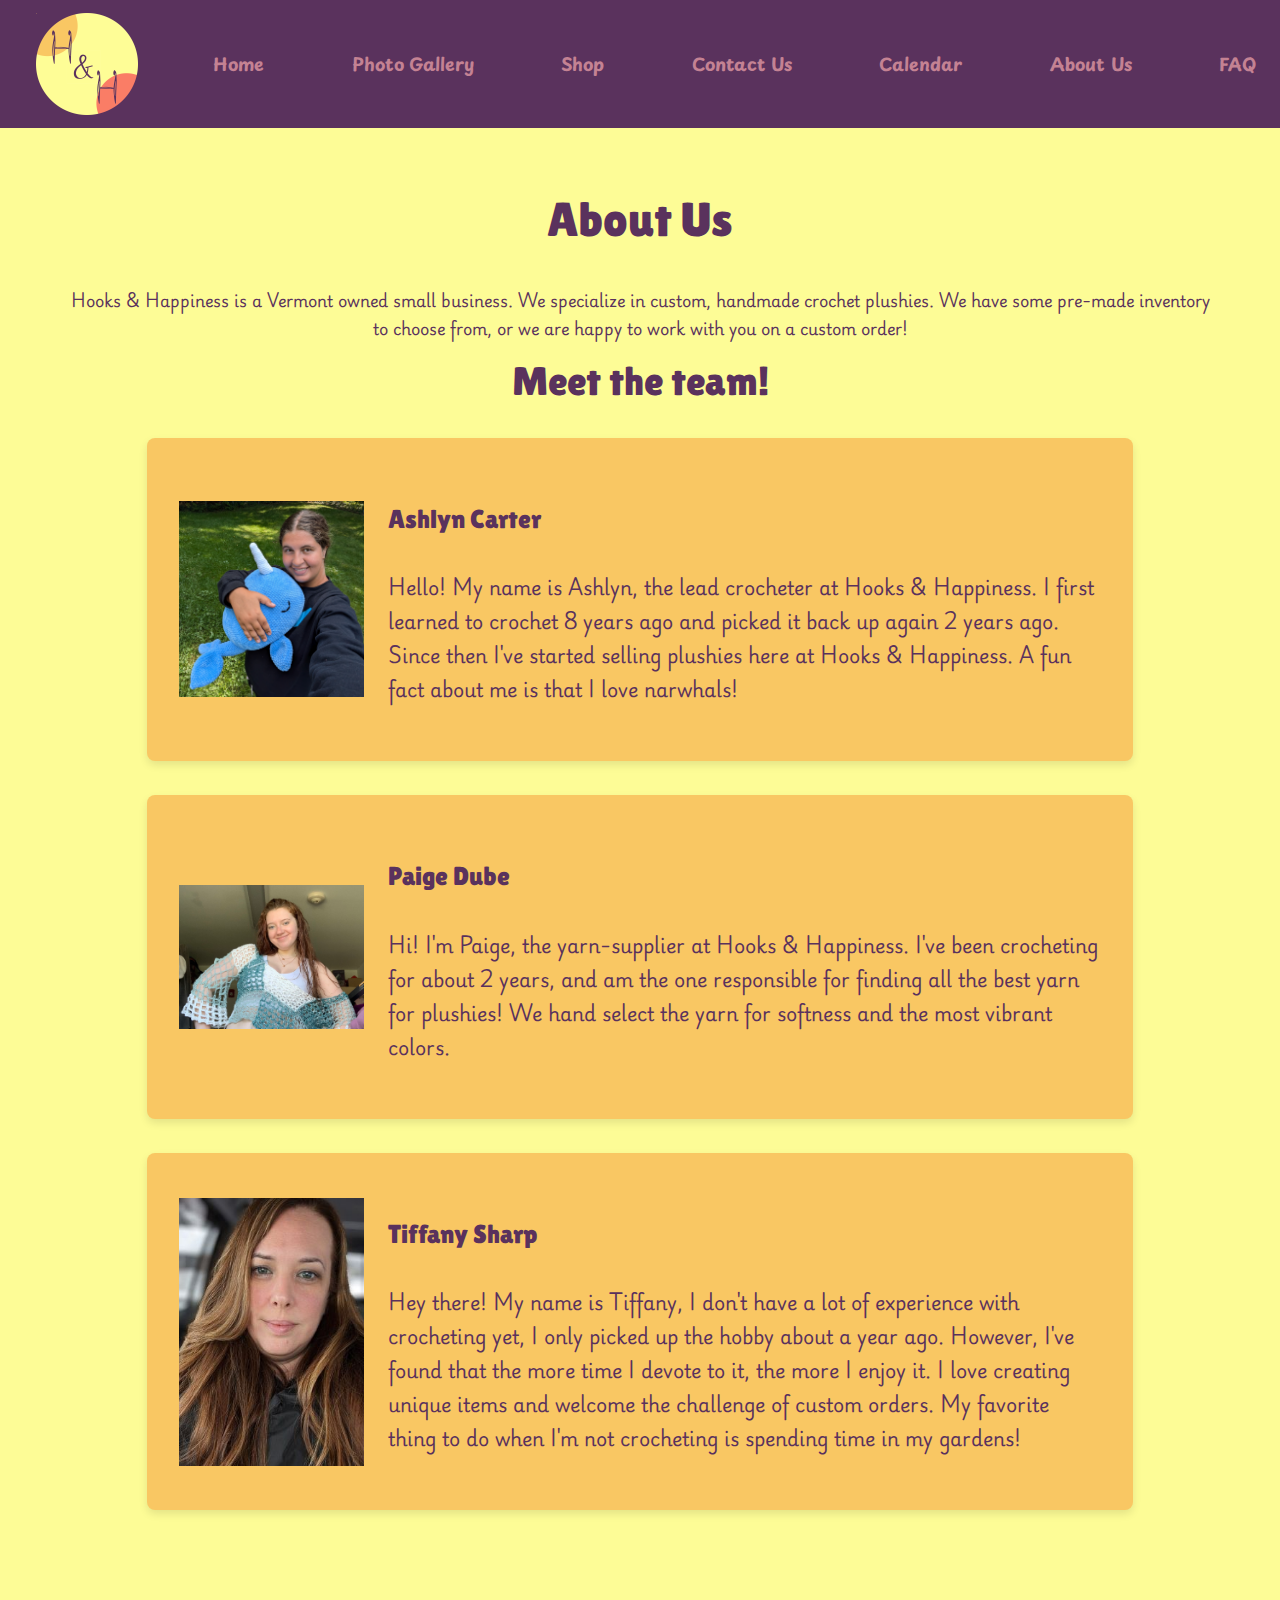
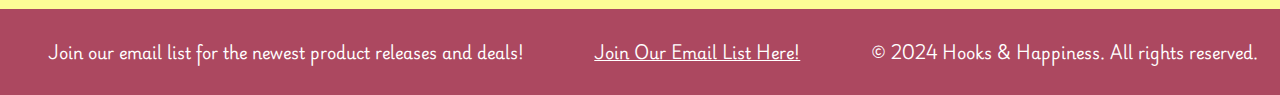
<file: about.html>
<!DOCTYPE html>
<html lang="en">

<head>
  <meta charset="UTF-8">
  <meta name="viewport" content="width=device-width, initial-scale=1.0">
  <title>About Us - Hooks & Happiness</title>
  <link rel="icon" href="images/favicon.png" type="image/png">
  <link rel="stylesheet" href="css/index.css">
  <link rel="preconnect" href="https://fonts.googleapis.com">
  <link rel="preconnect" href="https://fonts.gstatic.com" crossorigin>
  <link href="https://fonts.googleapis.com/css2?family=Caveat:wght@400..700&family=Lilita+One&family=Playpen+Sans:wght@100..800&family=Playwrite+DE+Grund:wght@100..400&family=Quicksand:wght@300..700&family=Shadows+Into+Light&display=swap" rel="stylesheet">
</head>

<body>

  <header>
    <nav>
      <!--Logo Image-->
      <img src="images/favicon resized.png" alt="Hooks and Happiness Logo" id="logo">
      <a href="index.html">Home</a>
      <a href="gallery.html">Photo Gallery</a>
      <a href="shop.html">Shop</a>
      <a href="contact.html">Contact Us</a>
      <a href="calendar.html">Calendar</a>
      <a href="about.html">About Us</a>
      <a href="faq.html">FAQ</a>
    </nav>
  </header>

  <main>
    <h2>About Us</h2>
    <p>
        Hooks & Happiness is a Vermont owned small business. 
        We specialize in custom, handmade crochet plushies. 
        We have some pre-made inventory to choose from, or we 
        are happy to work with you on a custom order!
    </p>

    <h2 id="meet-team">Meet the team!</h2>
    <section id="meet-the-team" class="section"> 
      <div class="about-box">
        <img src="images/Ashlyn.jpg" alt="Ashlyn Carter" id="ashlynPic">
        <div class="text-container">
          <h4>Ashlyn Carter</h4>
          <p>
            Hello! My name is Ashlyn, the lead crocheter at Hooks & Happiness.
            I first learned to crochet 8 years ago and picked it back up again 
            2 years ago. Since then I've started selling plushies here at Hooks
            & Happiness. A fun fact about me is that I love narwhals!
          </p>
        </div>
      </div>
      
      <div class="about-box">
        <img src="images/paige.jpg" alt="Paige Dube" id="paigePic">
        <div class="text-container">
          <h4>Paige Dube</h4>
          <p>
            Hi! I'm Paige, the yarn-supplier at Hooks & Happiness. I've been crocheting for about 2 years,
            and am the one responsible for finding all the best yarn for plushies! 
            We hand select the yarn for softness and the most vibrant colors.
          </p>
        </div>  
      </div>

      <div class="about-box">
        <img src="images/tiffany.jpg" alt="Tiffany Sharp" id="tiffanyPic">
        <div class="text-container">
          <h4>Tiffany Sharp</h4>
          <p>
            Hey there! My name is Tiffany, I don't have a lot of experience with crocheting yet, 
            I only picked up the hobby about a year ago.  However, I've found that the more time
            I devote to it, the more I enjoy it. I love creating unique items and welcome the challenge of
            custom orders. My favorite thing to do when I'm not crocheting is spending time in my gardens!
           </p>
        </div>
      </div>
    </section>
  </main>

  <footer>
    <p>Join our email list for the newest product releases and deals!</p>
    <nav class="footer-link"> <a href="email-list.html">Join Our Email List Here!</a> </nav>
    <p>&copy; 2024 Hooks & Happiness. All rights reserved.</p>
  </footer>
</body>
</html>
</file>
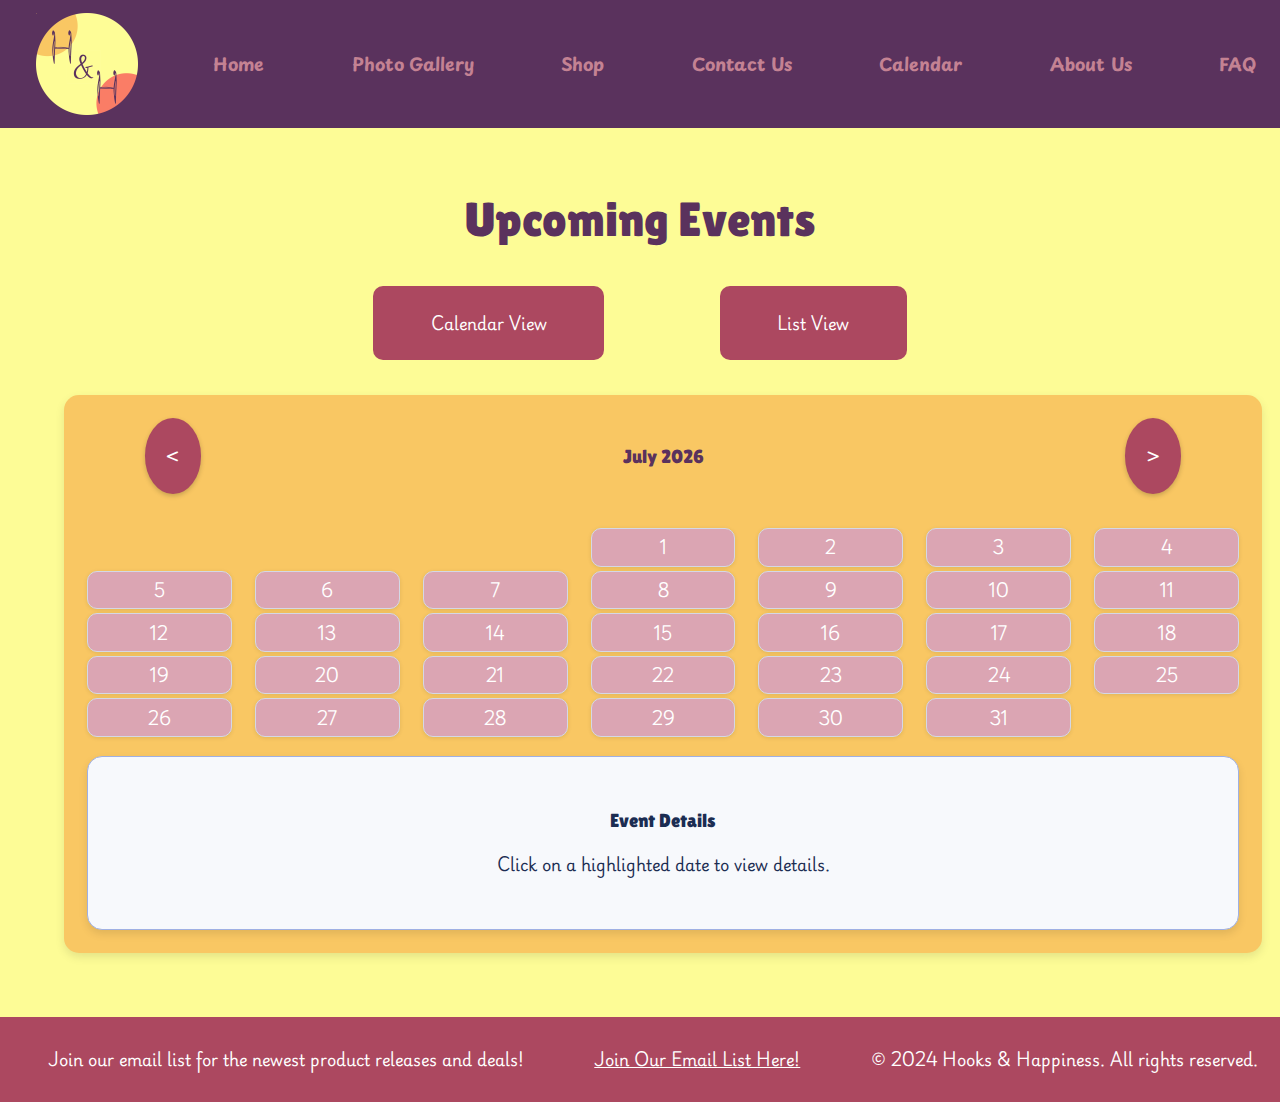
<file: calendar.html>
<!DOCTYPE html>
<html lang="en">

<head>
  <meta charset="UTF-8">
  <meta name="viewport" content="width=device-width, initial-scale=1.0">
  <title>Event Calendar - Hooks & Happiness</title>
  <link rel="icon" href="images/favicon.png" type="image/png">
  <link rel="stylesheet" href="css/index.css">
  <link rel="preconnect" href="https://fonts.googleapis.com">
  <link rel="preconnect" href="https://fonts.gstatic.com" crossorigin>
  <link href="https://fonts.googleapis.com/css2?family=Caveat:wght@400..700&family=Lilita+One&family=Playpen+Sans:wght@100..800&family=Playwrite+DE+Grund:wght@100..400&family=Quicksand:wght@300..700&family=Shadows+Into+Light&display=swap" rel="stylesheet">
</head>

<body>
  <header>
    <nav>
      <!--Logo Image-->
      <img src="images/favicon resized.png" alt="Hooks and Happiness Logo" id="logo">
      <a href="index.html">Home</a>
      <a href="gallery.html">Photo Gallery</a>
      <a href="shop.html">Shop</a>
      <a href="contact.html">Contact Us</a>
      <a href="calendar.html">Calendar</a>
      <a href="about.html">About Us</a>
      <a href="faq.html">FAQ</a>
    </nav>
  </header>

  <main>
    <h2>Upcoming Events</h2>
    
    <!-- View Toggle Buttons -->
    <div id="view-toggle">
      <button id="calendar-view-btn">Calendar View</button>
      <button id="list-view-btn">List View</button>
    </div>

    <!-- Calendar Section -->
    <section id="calendar-section" class="view">
      <div id="calendar">
        <div class="calendar-header">
          <button id="prev-month">&lt;</button>
          <h3 id="month-year"></h3>
          <button id="next-month">&gt;</button>
        </div>
        <div class="calendar-grid">
          <div class="calendar-day">Sun</div>
          <div class="calendar-day">Mon</div>
          <div class="calendar-day">Tue</div>
          <div class="calendar-day">Wed</div>
          <div class="calendar-day">Thu</div>
          <div class="calendar-day">Fri</div>
          <div class="calendar-day">Sat</div>
        </div>
      </div>
      <div id="event-details">
        <h3>Event Details</h3>
        <p id="event-info">Click on a highlighted date to view details.</p>
      </div>
    </section>

    <!-- List View Section -->
    <section id="list-section" class="view hidden">
      <ul id="event-list">
        <!-- List will be populated by JavaScript -->
      </ul>
    </section>
  </main>

  <footer>
    <p>Join our email list for the newest product releases and deals!</p>
    <nav class="footer-link"> <a href="email-list.html">Join Our Email List Here!</a> </nav>
    <p>&copy; 2024 Hooks & Happiness. All rights reserved.</p>
  </footer>

  <script src="js/calendar.js"></script>
</body>
</html>
</file>
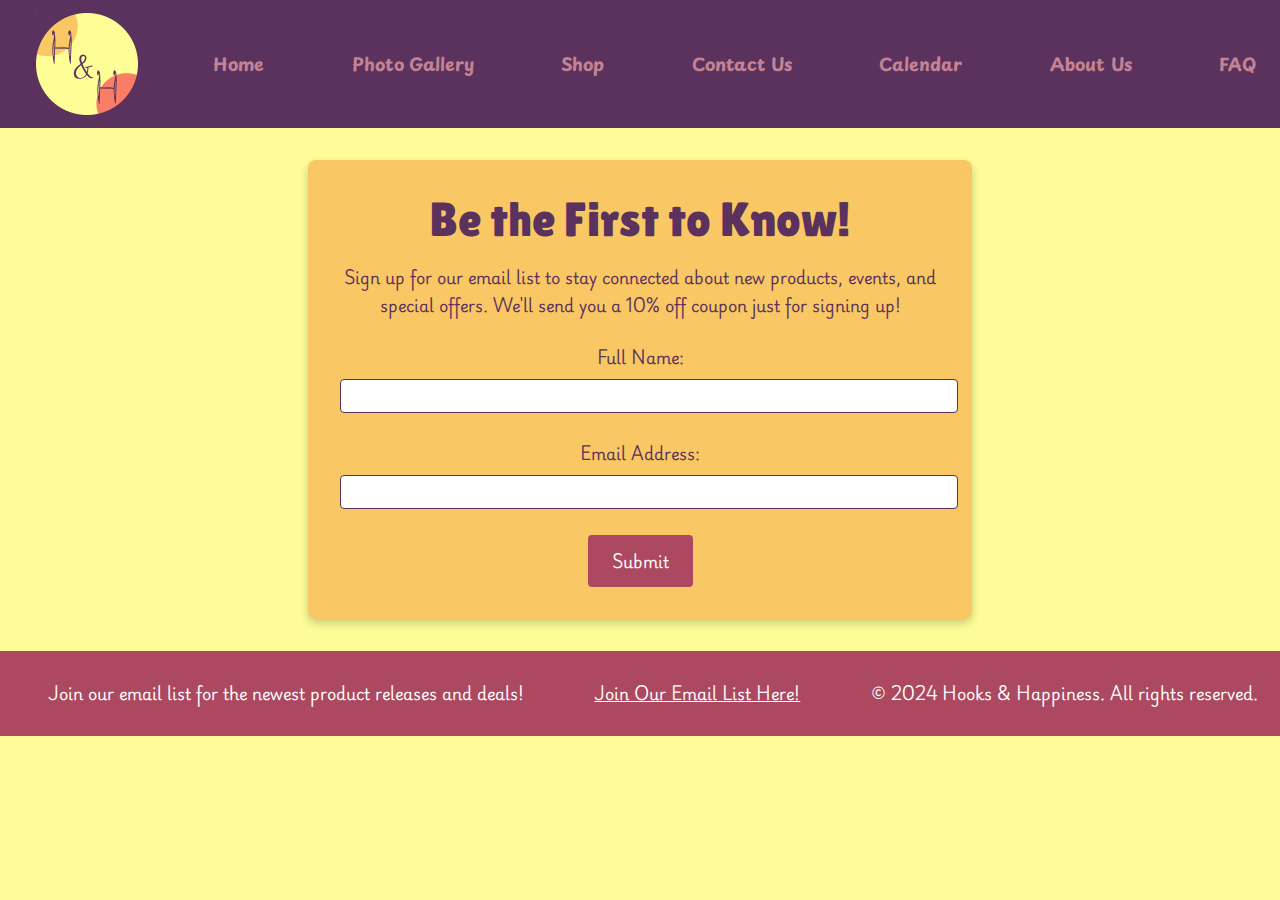
<file: email-list.html>
<!DOCTYPE html>
<html lang="en">
    
<head>
  <meta charset="UTF-8">
  <meta name="viewport" content="width=device-width, initial-scale=1.0">
  <link rel="icon" href="images/favicon.png" type="image/png">
  <title>Email List - Hooks & Happiness</title>
  <link rel="stylesheet" href="css/index.css">
  <link rel="preconnect" href="https://fonts.googleapis.com">
  <link rel="preconnect" href="https://fonts.gstatic.com" crossorigin>
  <link href="https://fonts.googleapis.com/css2?family=Caveat:wght@400..700&family=Lilita+One&family=Playpen+Sans:wght@100..800&family=Playwrite+DE+Grund:wght@100..400&family=Quicksand:wght@300..700&family=Shadows+Into+Light&display=swap" rel="stylesheet">
</head>

<head>
	<title>Save Web Form Data to Spreadsheets</title>
	<script
		src="https://code.jquery.com/jquery-3.4.1.js"
		integrity="sha256-WpOohJOqMqqyKL9FccASB9O0KwACQJpFTUBLTYOVvVU="
		crossorigin="anonymous"></script>
	<script>
		function SubForm (){
			$.ajax({
				url:"https://api.apispreadsheets.com/data/8oo93wvjiwcHj97i/",
				type:"post",
				data:$("#myForm").serializeArray(),
				success: function(){
          document.getElementById('email-input').value = '';
          document.getElementById('name-input').value = '';
					alert("Form Data Submitted :)")
				},
				error: function(){
					alert("There was an error :(")
				}
			});
		}
	</script>
</head>
<body>
  <header>
    <nav>
      <!--Logo Image-->
      <img src="images/favicon resized.png" alt="Hooks and Happiness Logo" id="logo">
      <a href="index.html">Home</a>
      <a href="gallery.html">Photo Gallery</a>
      <a href="shop.html">Shop</a>
      <a href="contact.html">Contact Us</a>
      <a href="calendar.html">Calendar</a>
      <a href="about.html">About Us</a>
      <a href="faq.html">FAQ</a>
    </nav>
  </header>

    <section id="emailList">
        <h2>Be the First to Know!</h2>
    <p>Sign up for our email list to stay connected about new products, events, and special offers. 
      We'll send you a 10% off coupon just for signing up!</p>
	
    <form id="myForm">
		<label class="label-style">Full Name: </label>
		<input name="name" id="name-input" />
		<br/>
		<label class="label-style">Email Address: </label>
		<input name="email" id="email-input" />
		<br/>
	</form>
	<button onclick='SubForm()'>Submit</button>
    <p id="thank-you-message" class="hidden">Thank you for joining our email list!</p>
    </section>
    

    <footer>
      <p>Join our email list for the newest product releases and deals!</p>
      <nav class="footer-link"> <a href="email-list.html">Join Our Email List Here!</a> </nav>
      <p>&copy; 2024 Hooks & Happiness. All rights reserved.</p>
    </footer>

  <script>
    function handleEmailListSubmission(event) {
      event.preventDefault(); // Prevent page reload
      document.getElementById("email-list-form").style.display = "none"; // Hide the form
      document.getElementById("thank-you-message").classList.remove("hidden"); // Show thank you message
    }
  </script>
</body>
</html>
</file>
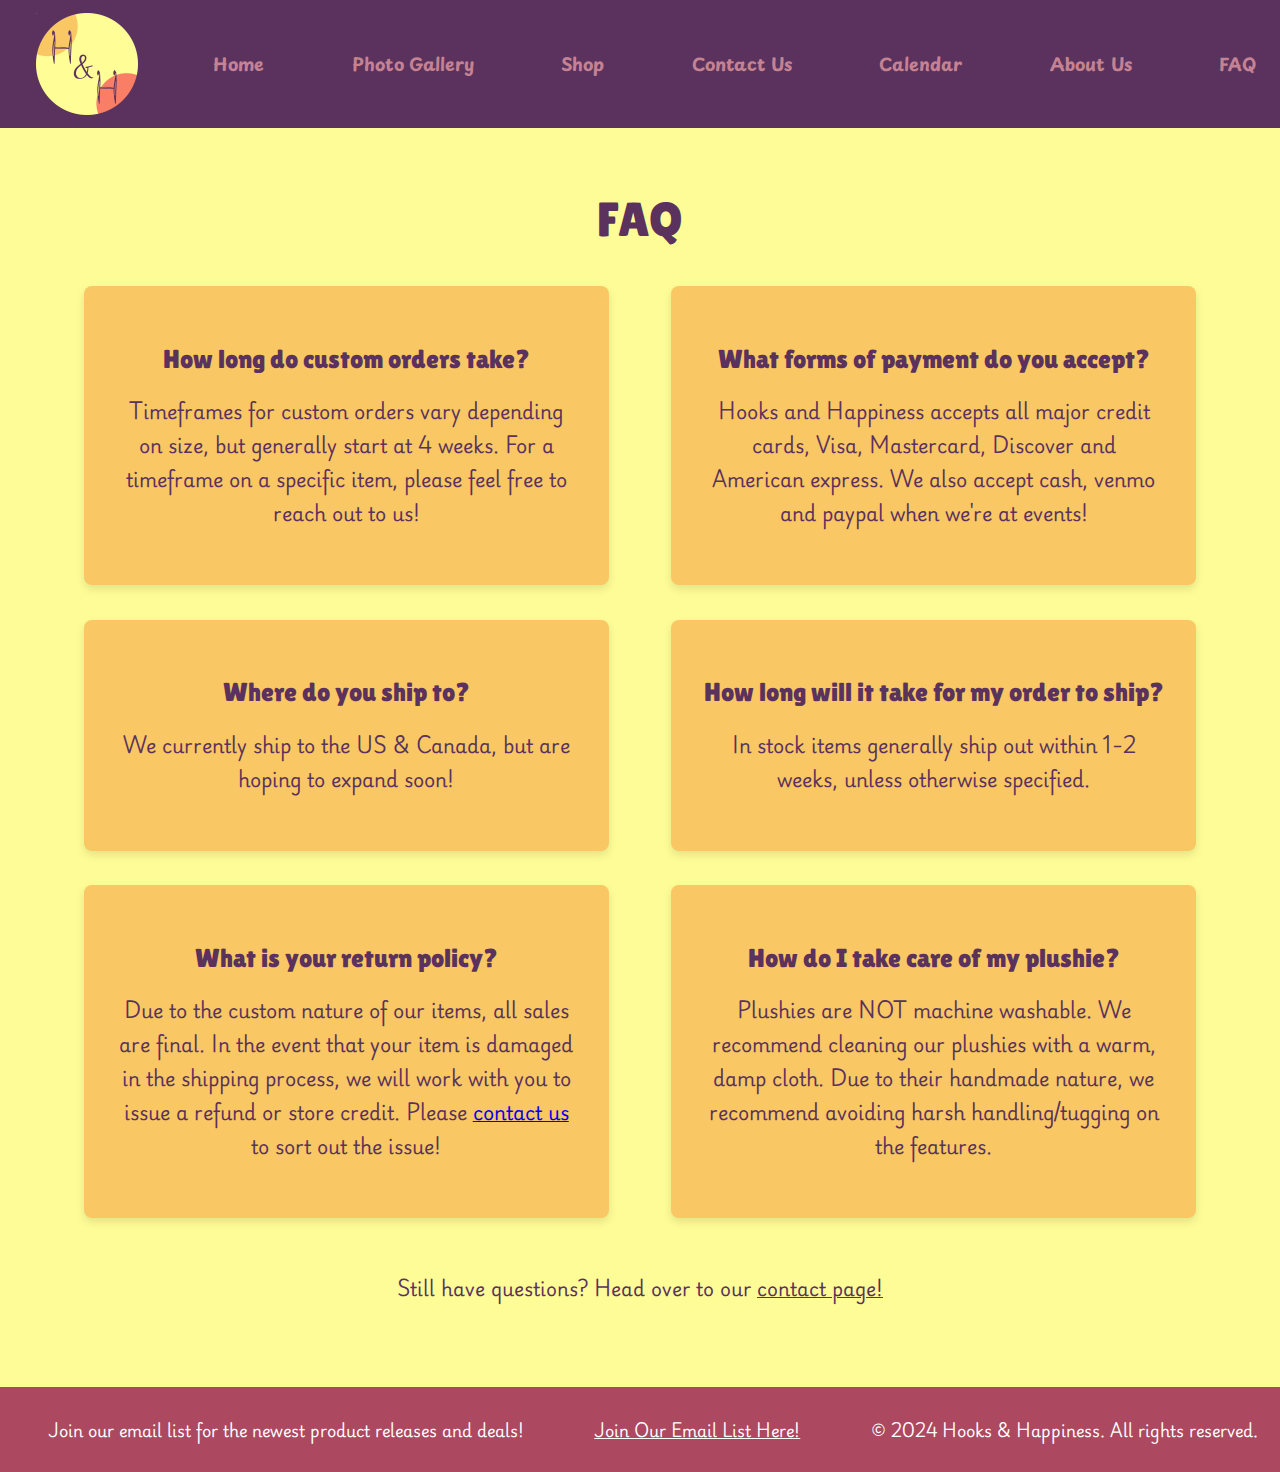
<file: faq.html>
<!DOCTYPE html>
<html lang="en">

<head>
  <meta charset="UTF-8">
  <meta name="viewport" content="width=device-width, initial-scale=1.0">
  <link rel="icon" href="images/favicon.png" type="image/png">
  <title>FAQ - Hooks & Happiness</title>
  <link rel="stylesheet" href="css/index.css">
  <link rel="preconnect" href="https://fonts.googleapis.com">
  <link rel="preconnect" href="https://fonts.gstatic.com" crossorigin>
  <link href="https://fonts.googleapis.com/css2?family=Caveat:wght@400..700&family=Lilita+One&family=Playpen+Sans:wght@100..800&family=Playwrite+DE+Grund:wght@100..400&family=Quicksand:wght@300..700&family=Shadows+Into+Light&display=swap" rel="stylesheet">
</head>

<body>

  <header>
    <nav>
      <!--Logo Image-->
      <img src="images/favicon resized.png" alt="Hooks and Happiness Logo" id="logo">
      <a href="index.html">Home</a>
      <a href="gallery.html">Photo Gallery</a>
      <a href="shop.html">Shop</a>
      <a href="contact.html">Contact Us</a>
      <a href="calendar.html">Calendar</a>
      <a href="about.html">About Us</a>
      <a href="faq.html">FAQ</a>
    </nav>
  </header>

  <main>
    <h2>FAQ</h2>

    <section id="faq" class="section"> 
      <div class="box">
        <h3>How long do custom orders take?</h3>
        <p>Timeframes for custom orders vary depending on size, 
           but generally start at 4 weeks. For a timeframe on a specific item, 
           please feel free to reach out to us!
        </p>
      </div>
     
      <div class="box">
        <h3>What forms of payment do you accept?</h3>
        <p>Hooks and Happiness accepts all major credit cards, Visa, Mastercard, Discover and American express. 
           We also accept cash, venmo and paypal when we're at events!
        </p>
      </div>
     
      <div class="box">
        <h3>Where do you ship to?</h3>
        <p>We currently ship to the US & Canada, but are hoping to expand soon!</p>
      </div>
    
      <div class="box">
        <h3>How long will it take for my order to ship?</h3>
        <p>In stock items generally ship out within 1-2 weeks, unless otherwise specified.</p>
      </div>
    
      <div class="box">        
        <h3>What is your return policy?</h3>
        <p>Due to the custom nature of our items, all sales are final. In the event that your item is
           damaged in the shipping process, we will work with you to issue a refund or store credit.
           Please <a href="contact.html">contact us</a> to sort out the issue!
        </p>
      </div>
   
      <div class="box">    
        <h3>How do I take care of my plushie?</h3>
        <p>Plushies are NOT machine washable. We recommend cleaning our plushies with a warm, damp cloth. 
        Due to their handmade nature, we recommend avoiding harsh 
        handling/tugging on the features.
        </p>
      </div>
    </section>

        <h3 id="FAQ-footer">Still have questions? Head over to our <a href="contact.html">contact page!</a></h3>
  </main>

  <footer>
    <p>Join our email list for the newest product releases and deals!</p>
    <nav  class="footer-link"> <a href="email-list.html">Join Our Email List Here!</a> </nav>
    <p>&copy; 2024 Hooks & Happiness. All rights reserved.</p>
  </footer>

</body>
</html>
</file>
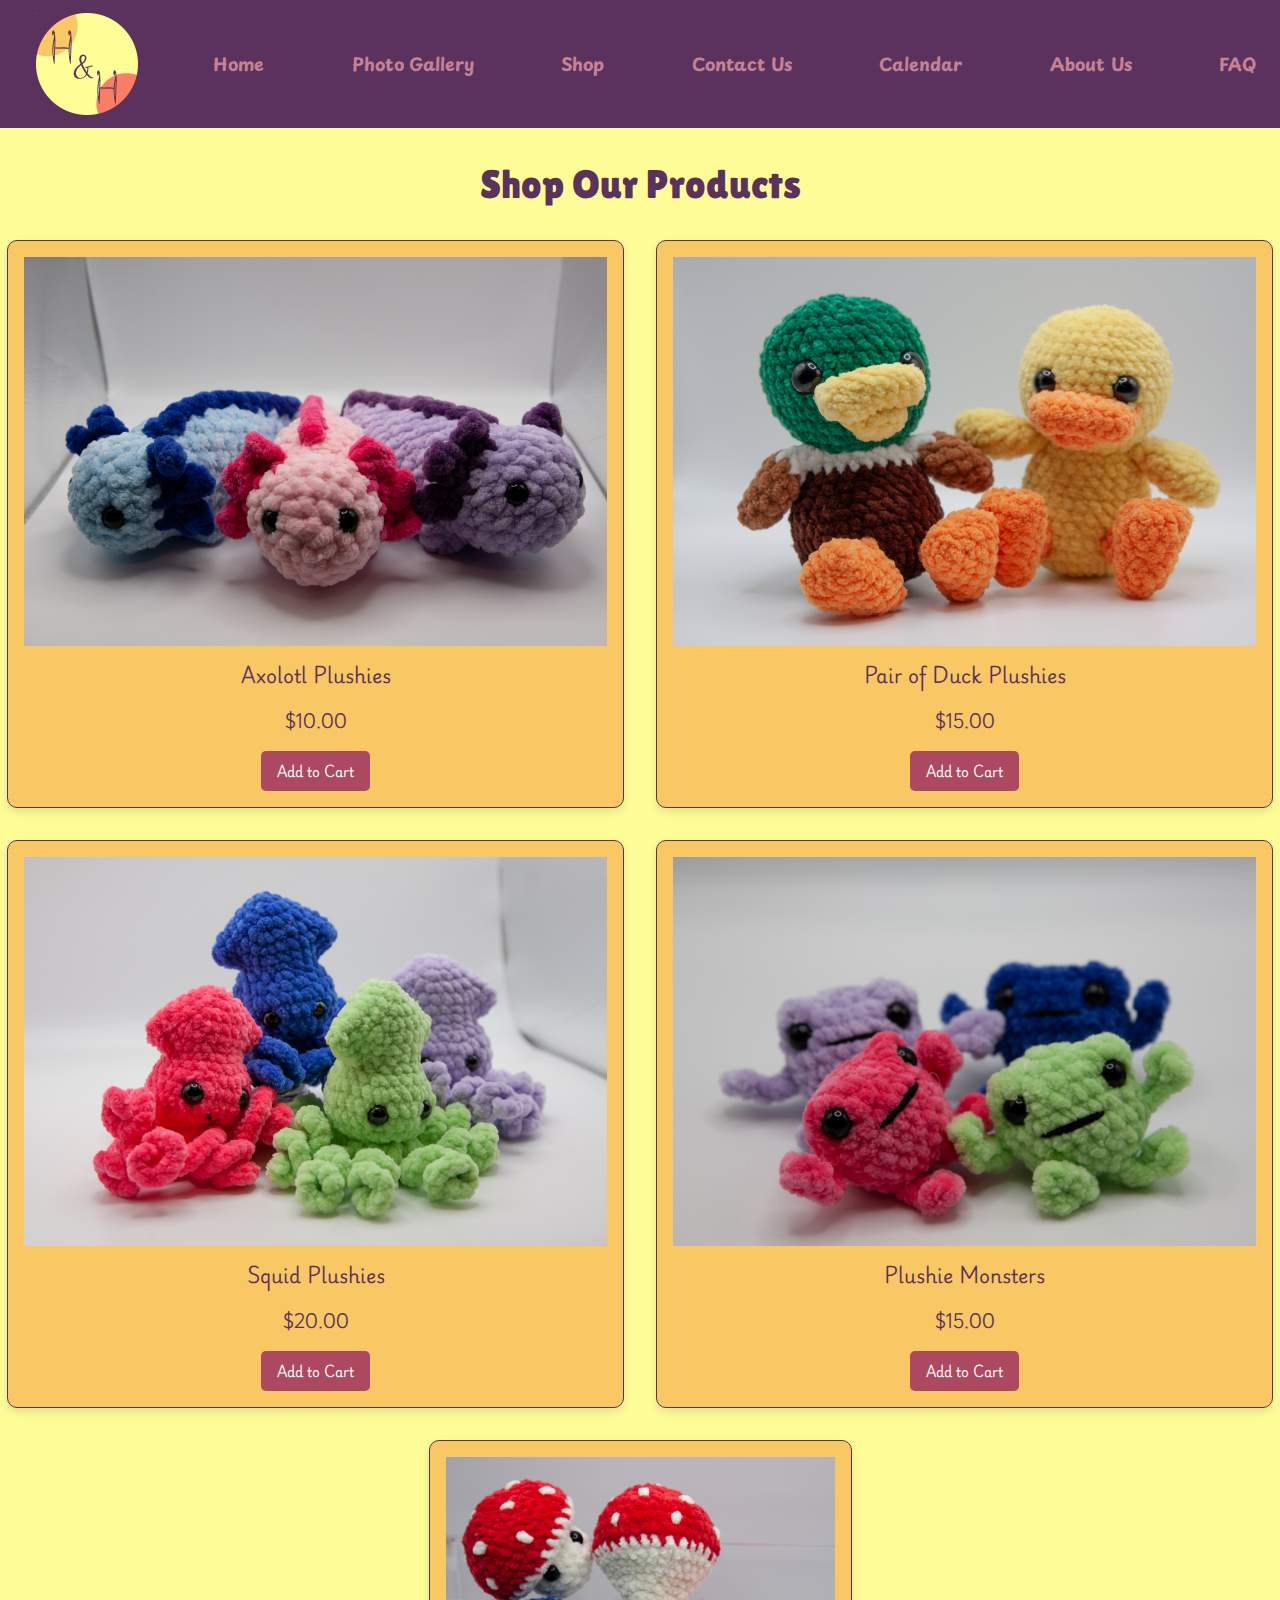
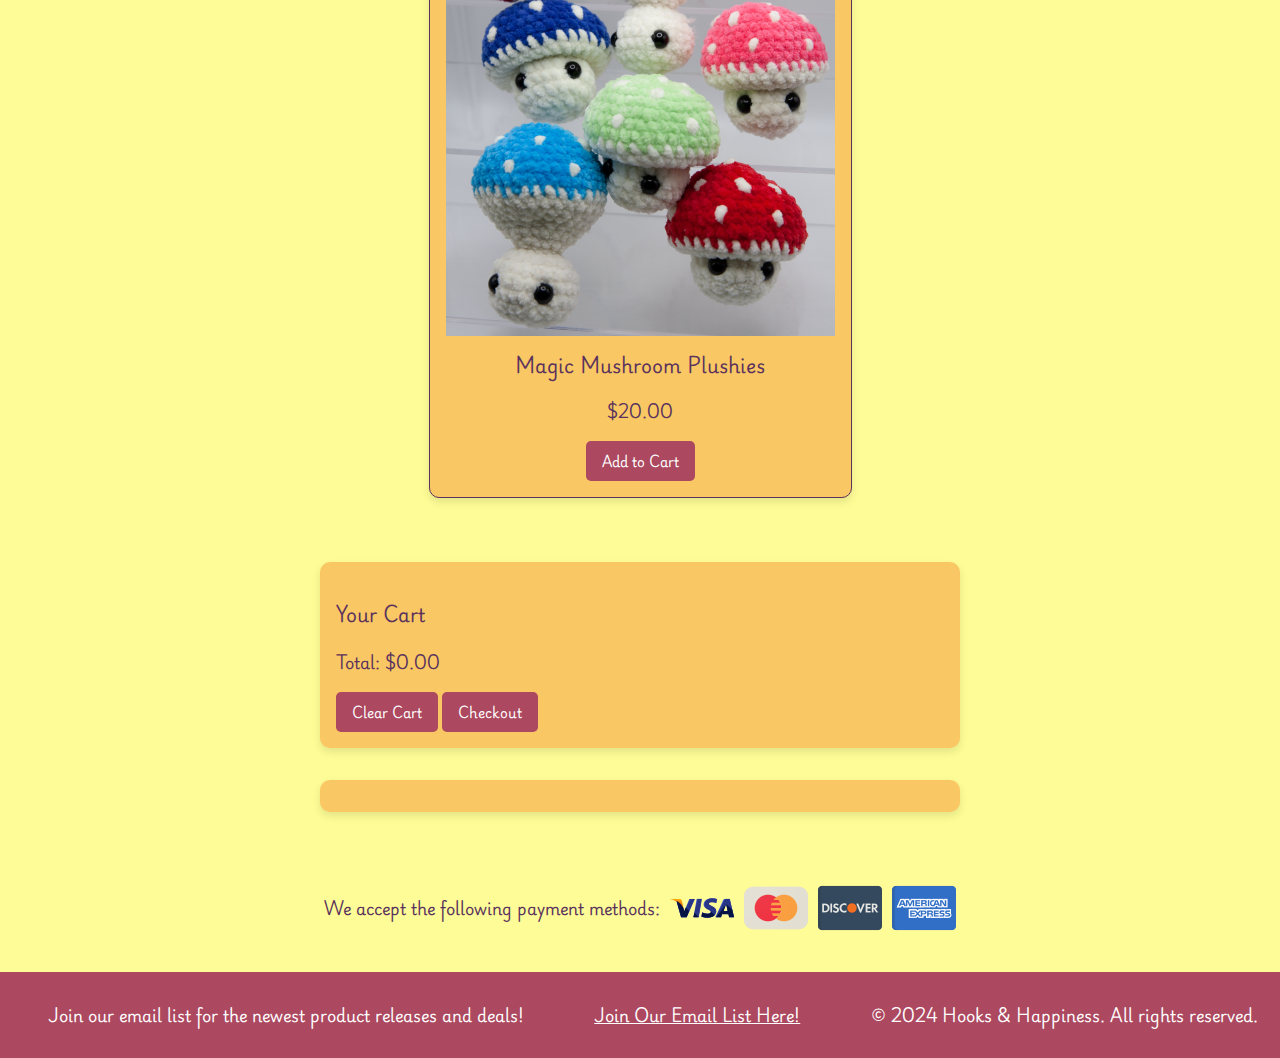
<file: shop.html>
<!DOCTYPE html>
<html lang="en">

<head>
  <meta charset="UTF-8">
  <meta name="viewport" content="width=device-width, initial-scale=1.0">
  <title>Shop - Hooks & Happiness</title>
  <link rel="stylesheet" href="css/shop.css">
  <link rel="icon" href="images/favicon.png" type="image/png">
  <link rel="preconnect" href="https://fonts.googleapis.com">
  <link rel="preconnect" href="https://fonts.gstatic.com" crossorigin>
  <link href="https://fonts.googleapis.com/css2?family=Caveat:wght@400..700&family=Lilita+One&family=Playpen+Sans:wght@100..800&family=Playwrite+DE+Grund:wght@100..400&family=Quicksand:wght@300..700&family=Shadows+Into+Light&display=swap" rel="stylesheet">

  <script
		src="https://code.jquery.com/jquery-3.4.1.js"
		integrity="sha256-WpOohJOqMqqyKL9FccASB9O0KwACQJpFTUBLTYOVvVU="
		crossorigin="anonymous"></script>
	<script>
		function SubForm (){
			$.ajax({
				url:"https://api.apispreadsheets.com/data/eUE0Ih3L4rHhGm6J/",
				type:"post",
				data:$("#myForm").serializeArray(),
				success: function(){
					alert("Form Data Submitted :)")
				},
				error: function(){
					alert("There was an error :(")
				}
			});
		}
	</script>
</head>

<body>
  <header>
    <nav>
      <!--Logo Image-->
      <img src="images/favicon resized.png" alt="Hooks and Happiness Logo" id="logo">
      <a href="index.html">Home</a>
      <a href="gallery.html">Photo Gallery</a>
      <a href="shop.html">Shop</a>
      <a href="contact.html">Contact Us</a>
      <a href="calendar.html">Calendar</a>
      <a href="about.html">About Us</a>
      <a href="faq.html">FAQ</a>
    </nav>
  </header>
  
  <main>
    <section id="products">
      <h2>Shop Our Products</h2>
      <div class="product-list">
        <div class="product">
          <img src="images/axolotl.png" alt="Axolotl Plushies">
          <h3>Axolotl Plushies</h3>
          <p>$10.00</p>
          <button onclick="addToCart('Product 1', 10)">Add to Cart</button>
        </div>
        <div class="product">
          <img src="images/ducks.png" alt="Pair of Duck Plushies">
          <h3>Pair of Duck Plushies</h3>
          <p>$15.00</p>
          <button onclick="addToCart('Product 2', 15)">Add to Cart</button>
        </div>
        <div class="product">
          <img src="images/squids.png" alt="Squid Plushies">
          <h3>Squid Plushies</h3>
          <p>$20.00</p>
          <button onclick="addToCart('Product 3', 20)">Add to Cart</button>
        </div>
        <div class="product">
          <img src="images/monster.png" alt="Plushie Monsters">
          <h3>Plushie Monsters</h3>
          <p>$15.00</p>
          <button onclick="addToCart('Product 4', 15)">Add to Cart</button>
        </div>
        <div class="product">
          <img src="images/mushrooms.png" alt="Magic Mushroom Plushies">
          <h3>Magic Mushroom Plushies</h3>
          <p>$20.00</p>
          <button onclick="addToCart('Product 5', 20)">Add to Cart</button>
        </div>
      </div>
    </section>
    <script src="js/cart.js"></script>
    <div id="cart-and-checkout-wrapper">
    <aside id="cart-and-checkout">
      <!-- Cart Section -->
      <div id="cart">
        <h3>Your Cart</h3>
        <ul id="cart-items"></ul>
        <p id="total-price">Total: $0.00</p>
        <button id="clear-cart">Clear Cart</button>
        <button id="checkout-button">Checkout</button>
      </div>

      <!-- Checkout Form -->
    <section id="checkout">
      <div id="checkout-form">
        <form id="myForm" class="hidden">
          <h3>Check Out Information</h3>
          <label>Name: </label>
          <input name="name" id="shop-name" />
          <br/>
          <label>Email: </label>
          <input name="email" id="shop-email" />
          <br/>
          <label>Phone Number: </label>
          <input name="phone number" id="shop-number" />
          <br/>
          <label>Street Address: </label>
          <input name="street address" id="shop-address" />
          <br/>
          <label>City:</label>
          <input name="city" id="shop-city" />
          <br/>
          <label>State:</label>
          <input name="state" id="shop-state" />
          <br/>
          <label>Zip Code:</label>
          <input name="zip code" id="shop-zip" />
          <br/>
          <label>Card number: </label>
          <input name="card number" id="shop-card" />
          <br/>
          <label>Expiry: </label>
          <input name="expiry" id="shop-expiry" />
          <br/>
          <label>Cvv: </label>
          <input name="cvv" id="shop-cvv" />
          <br/>
          <input type="hidden" id="p1" name="p1" />
          <br/>
          <input type="hidden" id="p2" name="p2" />
          <br/>
          <input type="hidden" id="p3" name="p3" />
          <br/>
          <input type="hidden" id="p4" name="p4" />
          <br/>
          <input type="hidden" id="p5" name="p5" />
          
        </form>
        <button id="submitBtn" class="hidden" onclick='SubForm()'>Submit</button>
    </aside>
        </div>
      </div>
    </section>

  <section id="payments">
    <div class="payment-methods">
      <p>We accept the following payment methods: 
        <img src="images/visa.png" alt="visa logo">
        <img src="images/mastercard.png" alt="mastercard logo"></img>
        <img src="images/discover.png" alt="discover logo"></img>
        <img src="images/americanexpress.png" alt="american express logo"></img>
      </p>
    </div>
  </section>
  </main>

  <footer>
    <p>Join our email list for the newest product releases and deals!</p>
    <nav id="footer-link"> <a href="email-list.html">Join Our Email List Here!</a> </nav>
    <p>&copy; 2024 Hooks & Happiness. All rights reserved.</p>
  </footer>

  
</body>
</html>
</file>
<file: css/index.css>
/* Global Styles */
/*
#5A325D
#AC4860
#F97D66
#FDFC96
#F9C763
#A9575D
*/

:root {
  --P1: #5A325D;
  --R1: #AC4860;
  --O1: #F97D66;
  --Y1: #FDFC96;
  --Y2: #F9C763;
  --R2: #A9575D;
}

body {
  /*font-family: 'Arial', sans-serif;*/
  margin: 0;
  padding: 0;
  box-sizing: border-box;
  background-color: var(--Y1);
  color: var(--P1);
  text-align: center;
}

header {
  width: 100%;
  background: var(--P1);
  color: var(--R1);
  padding: 1%;
  text-align: center;
  display: flex;
  justify-content: space-evenly;
  align-items: center;
}

/* Style logo */
#logo {
  height: 50%;
}

header nav {
  display: flex;
  justify-content: space-evenly;
  gap: 3%;
  flex-grow: 1;
  align-items: center;
}

header nav a {
  color: #c48293;
  text-decoration: none;
  font-family: 'Playpen Sans', sans-serif;
  padding: 1%;
  font-size: 110%;
  font-weight: bold;
}

header nav a:hover {
  text-decoration: underline;
  text-shadow: 0 1px 2px rgba(0, 0, 0, 0.2);
  color:#f2d0d9;
}

/*Responsive Design*/
@media (max-width: 768px) {
  header {
    flex-direction: column;
    align-items: center;
  }

  header nav {
    flex-direction: column;
    gap: 2%;
  }

  #logo{
    height: 40px;
    margin-bottom: 10px;
  }
}

/* Main Layout */
main {
  padding: 5%;
  margin: 0;
}

h2 {
  font-size: 3rem;
  margin-top: 0%;
  font-family: 'Lilita One', sans-serif;
  font-weight: 50;
}

/* Hero Section */
#hero {
  background: url('images/hero-bg.jpg') no-repeat center center/cover;
  padding: 5%;
  color: var(--P1);
}

#hero h2 {
  font-size: 2.5rem;
  margin-bottom: 0.5rem;
  font-family: 'Lilita One', sans-serif;
  font-weight: 50;
}

#hero p {
  font-size: 1.2rem;
  font-family: 'Playwrite DE Grund', sans-serif;
}

/* Welcome Box */
#welcome-box {
  background-color: var(--Y2);
  padding: 3rem;
  margin: 2rem auto;
  border-radius: 8px;
  max-width: 1000px;
  box-shadow: 0 4px 8px rgba(0, 0, 0, 0.1);
}

#welcome-box h3 {
  font-size: 1.8rem;
  margin-bottom: 1rem;
  font-family: 'Lilita One', sans-serif;
  font-weight: 50;
}

#welcome-box p {
  font-size: 1.2rem;
  line-height: 1.6;
  font-family: 'Playwrite DE Grund', sans-serif;
}

/* Info Boxes Section */
#info-boxes {
  display: flex;
  justify-content: space-between;
  gap: 2%;
  margin: 2rem 0;
}

.box {
  background-color: var(--Y2);
  padding: 2rem;
  border-radius: 8px;
  box-shadow: 0 4px 8px rgba(0, 0, 0, 0.1);
  width: 30%;
  text-align: center;
}

.box h3 {
  font-size: 1.6rem;
  color: var(--P1);
  margin-bottom: 1rem;
  font-family: 'Lilita One', sans-serif;
  font-weight: 50;
}

.box p {
  font-size: 1.2rem;
  font-family: 'Playwrite DE Grund', sans-serif;
}

/* Image Gallery Section */
#gallery {
  margin: 3% auto;
  padding: 2rem;
  background-color: var(--Y2);
  display: grid;
  justify-content: space-evenly;
}

#gallery h3 {
  font-size: 2rem;
  margin-bottom: 1rem;
  font-family: 'Lilita One', sans-serif;
  font-weight: 100;
}

.gallery-grid {
  display: grid;
  grid-template-columns: repeat(3, 1fr);
  gap: 2rem;
}

.gallery-grid img {
  width: 100%;
  border-radius: 8px;
  box-shadow: 0 2px 5px rgba(0, 0, 0, 0.2);
}

/* Contact section container */
#contact {
  display: flex;
  justify-content: space-between;  
  gap: 2%;  
  flex-wrap: wrap; 
  padding: 2rem;
  margin: 0 auto;
  max-width: 1200px;
}

/* Contact-info section */
#contact-info {
  flex: 1; 
  padding: 1.5rem;
  background-color: var(--Y2);
  border-radius: 8px;
  box-shadow: 0 4px 8px rgba(0, 0, 0, 0.1);
  text-align: center;
}

/* Contact-form section */
#contact-form {
  flex: 1;  
  padding: 1.5rem;
  background-color: var(--Y2);
  border-radius: 8px;
  box-shadow: 0 4px 8px rgba(0, 0, 0, 0.1);
}

/* Form elements inside the contact-form */
#contact-form input,
#contact-form textarea,
#contact-form select {
  width: 100%; 
  padding: 0.75rem;
  margin-bottom: 1rem; 
  border: 1px solid var(--P1);
  border-radius: 4px;
  box-sizing: border-box;
  font-family: 'Quicksand', sans-serif;
  font-weight: 600;
}

.message-input-box {
  height: 10rem;
  resize: none;
  overflow: auto;
  font-family: 'Quicksand', sans-serif;
  font-weight: 600;
}

#email-input, #name-input {
  font-family: 'Quicksand', sans-serif;
  font-weight: 600;
}

/* Submit button */
#contact-form button {
  background-color: var(--R1);
  color: white;
  border: none;
  padding: 0.75rem 1.5rem;
  border-radius: 4px;
  cursor: pointer;
  font-size: 1rem;
  margin-top: 1rem; 
  font-family: 'Playwrite DE Grund', sans-serif;
}

#contact-form button:hover {
  background-color: var(--P1);
}

/* Responsive Design for smaller screens */
@media (max-width: 768px) {
  #contact {
    flex-direction: column; 
    gap: 1.5rem; 
  }

  #contact-info, #contact-form {
    flex: none;  
    width: 100%;
  }
}
/* View Toggle Buttons */
#view-toggle {
  display: flex;
  justify-content: center;
  gap: 10%;
  margin: 3% 0;
}

#view-toggle button {
  padding: 2% 5%;
  font-size: 100%;
  font-weight: bold;
  border: none;
  border-radius: 10px;
  color: white;
  cursor: pointer;
  background: var(--R1); /* Muted blue */
  transition: background 0.3s ease;
  font-family: 'Playwrite DE Grund', sans-serif;
}

#view-toggle button:hover {
  background: var(--P1); /* Vibrant blue */
  transform: scale(1.05);
}

/* Calendar View */
#calendar-section {
  width: 100%;
  padding: 2%;
  background: var(--Y2);
  box-shadow: 0 4px 10px rgba(0, 0, 0, 0.1);
  border-radius: 15px;
}

.calendar-header {
  display: flex;
  justify-content: space-between;
  align-items: center;
  margin-bottom: 3%;
  padding: 0 5%;
}

.calendar-header h3 {
  font-size: 120%;
  font-weight: bold;
  color: var(--P1);
  font-family: 'Lilita One', sans-serif;
  font-weight: 50;
}


.calendar-header button {
  font-size: 120%;
  font-weight: bold;
  padding: 2%;
  border: none;
  border-radius: 50%;
  background-color: var(--R1); /* Pastel blue */
  color: white;
  cursor: pointer;
  box-shadow: 0 2px 5px rgba(0, 0, 0, 0.2);
  transition: background 0.3s ease;
  font-family: 'Playwrite DE Grund', sans-serif;
}

.calendar-header button:hover {
  background-color: var(--R2);
  transform: scale(1.1);
}

.calendar-grid {
  display: grid;
  grid-template-columns: repeat(7, 1fr);
  gap: 2%;
  text-align: center;
}

.calendar-day {
  font-weight: bold;
  padding: 3%;
  background: var(--R1);
  color: white;
  border-radius: 5px;
}

.calendar-date {
  padding: 3%;
  border: 1px solid #D4D8E5; /* Light border */
  border-radius: 10px;
  background: #dba5b3; /* Pastel blue */
  cursor: pointer;
  transition: all 0.3s ease;
  box-shadow: 0 1px 4px rgba(0, 0, 0, 0.1);
  color: white;
  font-family: 'Playwrite DE Grund', sans-serif;
}

.calendar-date.event {
  background: var(--R1); /* Pastel pink for events */
  font-weight: bold;
}

.calendar-date:hover {
  background: var(--P1);
  color: white;
  transform: scale(1.05);
  box-shadow: 0 4px 10px rgba(0, 0, 0, 0.2);
}

/* Event Details */
#event-details {
  margin-top: 3%;
  padding: 3%;
  background: #F7F9FC; /* Light grayish-blue */
  border: 1px solid #9FB0E3; /* Pastel blue border */
  border-radius: 15px;
  box-shadow: 0 4px 8px rgba(0, 0, 0, 0.1);
}

#event-details h3 {
  color: #1B2D52;
  font-family: 'Lilita One', sans-serif;
  font-weight: 50;
}

#event-details p {
  font-size: 100%;
  color: #1B2D52;
  font-family: 'Playwrite DE Grund', sans-serif;
}

/* List View */
#list-section {
  width: 100%;
}

#list-section ul {
  list-style: none;
  padding: 0;
}

#list-section li {
  padding: 3%;
  margin-bottom: 2%;
  border: 1px solid #E0BACF; /* Pinkish border */
  border-radius: 10px;
  background: #F7F9FC; /* Light grayish-blue */
  box-shadow: 0 2px 5px rgba(0, 0, 0, 0.1);
  font-family: 'Playwrite DE Grund', sans-serif;
}

/* Hidden Class */
.hidden {
  display: none;
}

/* Responsive Design header*/
@media (max-width: 768px) {
  header nav {
    flex-direction: column;
    gap: 3%;
  }

  #view-toggle button {
    width: 40%;
  }

  .calendar-grid {
    grid-template-columns: repeat(4, 1fr); /* Adjust for smaller screens */
  }
}

@media (max-width: 480px) {
  .calendar-grid {
    grid-template-columns: repeat(2, 1fr); /* Further adjust for small screens */
  }

  #view-toggle button {
    width: 90%;
  }

  .calendar-header h3 {
    font-size: 100%;
  }
}

/* About us*/
#meet-the-team {
  display: flex;
  justify-content: space-around;
  gap: 2%;
  margin: 2rem 2;
  flex-wrap: wrap;
}

.about-box {
  background-color: var(--Y2);
  padding: 2rem;
  border-radius: 8px;
  box-shadow: 0 4px 8px rgba(0, 0, 0, 0.1);
  width: 80%;
  text-align: left;
  margin-bottom: 3%;
  display: flex;
  align-items: center;
  gap: 1.5rem;  
}

.about-box .text-container{
  display: flex;
  flex-direction: column;
  justify-content: center;
}

.about-box h4 {
  font-size: 1.6rem;
  color: var(--P1);
  margin-bottom: 1rem;
  font-family: 'Lilita One', sans-serif;
  font-weight: 50;
  
}

.about-box p {
  font-size: 1.2rem;
  color: var(--P1);
  margin-bottom: 1.5rem;
  font-family: 'Playwrite DE Grund', sans-serif;
}

#paigePic {
  width: 20%;
}

#ashlynPic {
  width: 20%;
}

#tiffanyPic {
  width: 20%;
}

/* FAQ page */
#faq {
  display: flex;
  justify-content: space-around;
  gap: 2%;
  margin: 2rem 2;
  flex-wrap: wrap;
}

.box {
  background-color: var(--Y2);
  padding: 2rem;
  border-radius: 8px;
  box-shadow: 0 4px 8px rgba(0, 0, 0, 0.1);
  width: 40%;
  text-align: center;
  margin-bottom: 3%;  
}

.box h3 {
  font-size: 1.6rem;
  color: var(--P1);
  margin-bottom: 1rem;
  font-family: 'Lilita One', sans-serif;
  font-weight: 50;
}

.box p {
  font-size: 1.2rem;
  color: var(--P1);
  margin-bottom: 1.5rem;
  font-family: 'Playwrite DE Grund', sans-serif;
}

/* Section Styling */
section#emailList {
  background-color: var(--Y2);
  padding: 2rem;
  margin: 2rem auto;
  border-radius: 8px;
  max-width: 600px;
  box-shadow: 0 4px 8px rgba(0, 0, 0, 0.2);
}

section#emailList h2 {
  color: var(--P1);
  margin-bottom: 1rem;
  font-family: 'Lilita One', sans-serif;
  font-weight: 50;
}

section#emailList p {
  color: var(--P1);
  margin-bottom: 1.5rem;
  font-family: 'Playwrite DE Grund', sans-serif;
}

section#emailList .label-style {
  color: var(--P1);
  font-family: 'Playwrite DE Grund', sans-serif;
}

.label-style {
  color: var(--P1);
  font-family: 'Playwrite DE Grund', sans-serif;
}

section#emailList input {
  display: block;
  width: 100%;
  padding: 0.5rem;
  margin: 0.5rem 0;
  border: 1px solid var(--P1);
  border-radius: 4px;
}

section#emailList button {
  background-color: var(--R1);
  color: white;
  border: none;
  padding: 0.75rem 1.5rem;
  border-radius: 4px;
  cursor: pointer;
  font-size: 1rem;
  font-family: 'Playwrite DE Grund', sans-serif;
}

section#emailList button:hover {
  background-color: var(--P1);
}

/*Gallery page Style*/
#gallery {
  display: grid;
  grid-template-columns: repeat(auto-fill, minmax(250px, 1fr));
  gap: 2rem;
  margin: 2rem 2;
  display: flex;
}

.gallery-grid {
  padding: 2rem;
  border-radius: 8px;
  box-shadow: 0 4px 8px rgba(0, 0, 0, 0.1);
  text-align: center;
  margin-bottom: 3%;
  display: flex;
  flex-direction: column;
  align-items: center;
  width:25%;
  gap: 1.5rem;
}

.gallery-grid img {
  max-width: 100%;
  height: auto;
  border-radius: 4px;
  object-fit: cover;
}

.gallery-grid h3 {
  font-size: 1.6rem;
  color: var(--P1);
  margin-bottom: 1rem;
  font-weight: bold;
  text-align: center;
  font-family: 'Lilita One', sans-serif;
  font-weight: 50;
}

/*Responsive Design*/
@media (max-width: 768px) {
  #gallery {
    gap: 1rem; /* Reduce gap on smaller screens */
  }
  
  .gallery-grid {
    padding: 1.5rem; /* Adjust padding for smaller screens */
  }
}

footer{
  background-color: var(--R1);
  color: white;
  text-align: center;
  padding: 1%;
  position: relative;
  left: 0;
  bottom: 0;
  width: 100%;
  display: flex;
  align-items: center;
  justify-content: space-around;
}

/*Responsive Design footer*/
@media (max-width: 768px) {
  footer {
    flex-direction: column;
    align-items: center;
  }
}

/*Changes color of footer links*/
  
  .footer-link a {
    color:rgb(255, 255, 255);
  }
  
  .footer-link a:hover {
    color:#f2d0d9;
  }

  p {
    font-family: 'Playwrite DE Grund', sans-serif;
  }

  a {
    font-family: 'Playwrite DE Grund', sans-serif;
  }

  #email-link {
    color:var(--P1);
  }

  #email-link:hover {
    color: #815685;
  }

  #FAQ-footer {
    font-family: 'Playwrite DE Grund', sans-serif;
    color: var(--P1);
  }

  #FAQ-footer a {
    color: var(--P1);
  }

  #FAQ-footer a:hover {
    color: #815685;
  }

  h1{
    font-family: 'Lilita One', sans-serif;
    font-weight: 50;
  }

  #meet-team {
    font-size: 2.5rem;
    margin-top: 0%;
    font-family: 'Lilita One', sans-serif;
    font-weight: 50;
  }
</file>
<file: css/shop.css>
:root {
    --P1: #5A325D;
    --R1: #AC4860;
    --O1: #F97D66;
    --Y1: #FDFC96;
    --Y2: #F9C763;
    --R2: #A9575D;
  }
/* Shop Page Styles */
body {
    font-family: 'Arial', sans-serif;
    background-color: var(--Y1);
    color: var(--P1);
    margin: 0;
    padding: 0;
    box-sizing: border-box;
  }
  
  header {
    width: 100%;
    background: var(--P1);
    color: var(--R1);
    padding: 1%;
    text-align: center;
    display: flex;
    justify-content: space-evenly;
    align-items: center;
  }
  
  /* Style logo */
  #logo {
    height: 50%;
  }
  
  header nav {
    display: flex;
    justify-content: space-evenly;
    gap: 3%;
    flex-grow: 1;
    align-items: center;
  }
  
  header nav a {
    color: #c48293;
    font-family: 'Playpen Sans', sans-serif;
    text-decoration: none;
    padding: 1%;
    font-size: 110%;
    font-weight: bold;
  }
  
  header nav a:hover {
    text-decoration: underline;
    text-shadow: 0 1px 2px rgba(0, 0, 0, 0.2);
    color:#f2d0d9;
  }
  
  /*Responsive Design*/
  @media (max-width: 768px) {
    header {
      flex-direction: column;
      align-items: center;
    }
  
    header nav {
      flex-direction: column;
      gap: 2%;
    }
  
    #logo{
      height: 40px;
      margin-bottom: 10px;
    }
  }

  h2 {
    font-size: 2.5rem;
  }
  #products {
    text-align: center;
    margin-bottom: 2rem;
  }
  
  .product-list {
    display: flex;
    flex-wrap: wrap;
    gap: 2rem;
    justify-content: center;
  }
  
  .product {
    border: 1px solid var(--P1);
    padding: 1rem;
    background: var(--Y2);
    border-radius: 10px;
    text-align: center;
    box-shadow: 0 4px 8px rgba(0, 0, 0, 0.1);
  }
  
  .product h3 {
    margin: 0.5rem 0;
  }
  
  .product p {
    color: var(--P1);
    font-weight: bold;
  }
  
  .product button {
    background: var(--R1);
    color: white;
    border: none;
    padding: 0.5rem 1rem;
    border-radius: 5px;
    cursor: pointer;
    font-family: 'Playwrite DE Grund', sans-serif;
  }
  
  .product button:hover {
    background: var(--P1);
  }
  
  #cart-and-checkout-wrapper{
    display: flex;
    justify-content: center;
    align-items: flex-start;
    width: 100%;
    height: auto;
    padding: 2rem 0;
  }

  #cart-and-checkout {
    display: flex;
    flex-direction: column;
    gap: 2rem;
    justify-content: flex-start;
    width: 50%;
    max-width: 900px;
  }
  
  #cart, #checkout {
    background: var(--Y2);
    padding: 1rem;
    border-radius: 10px;
    box-shadow: 0 4px 8px rgba(0, 0, 0, 0.1);
  }

  #cart button {
    background: var(--R1);
    color: white;
    border: none;
    padding: 0.5rem 1rem;
    border-radius: 5px;
    cursor: pointer;
    font-family: 'Playwrite DE Grund', sans-serif;
  }

  #cart button:hover {
    background: var(--P1);
  }
  
  #cart ul {
    list-style: none;
    padding: 0;
  }
  
  #cart li {
    display: flex;
    justify-content: space-between;
    margin-top: 1%;
  }
  
  #cart .remove-item {
    background: none;
    border: none;
    color: var(--O1);
    cursor: pointer;
  }
  
  #checkout-form {
    display: flex;
    flex-wrap: wrap;
    flex-direction: column;
  }

  #checkout-form input,
  #checkout-form textarea,
  #checkout-form select {
    width: 100%;
    padding: 0.75rem;
    margin-bottom: 1rem;
    border: 1px solid var(--P1);
    border-radius: 4px;
    box-sizing: border-box;
  }


  #submitBtn {
    background: var(--R1);
    color: white;
    border: none;
    padding: 0.5rem 1rem;
    border-radius: 5px;
    cursor: pointer;
    margin-left: 3%;
  }
  
  /* payments section */
  #payments {
    padding: 2rem;
  }

  .payment-methods {
    display: flex;
    align-items: center;
    justify-content: center;
    gap: 1rem;
  }

  .payment-methods p {
    display: flex;
    align-items: center;
    justify-content: center;
    margin: 0;
    flex-wrap: wrap;
  }

  .payment-methods img {
    width: auto;
    margin-left: 10px;
  }

  /* Footer style */
  footer{
    background-color: var(--R1);
    color: white;
    text-align: center;
    padding: 1%;
    position: relative;
    left: 0;
    bottom: 0;
    width: 100%;
    display: flex;
    align-items: center;
    justify-content: space-around;
  }
  
  .hidden {
    display: none;
  }

    footer a {
      color:rgb(255, 255, 255);
    }
    
    footer a:hover {
      color:#f2d0d9;
    }

    h3 {
      font-family: 'Playwrite DE Grund', sans-serif;
    }

    h2 {
      font-family: 'Lilita One', sans-serif;
      font-weight: 50;
    }

    p {
      font-family: 'Playwrite DE Grund', sans-serif;
    }

    a {
      font-family: 'Playwrite DE Grund', sans-serif;
    }

    .footer-link a {
      color:rgb(255, 255, 255);
    }
    
    .footer-link a:hover {
      color:#f2d0d9;
    }

#shop-name, #shop-email, 
#shop-number,#shop-address, 
#shop-city, #shop-state, 
#shop-zip, #shop-card, 
#shop-expiry, #shop-cvv {
  font-family: 'Quicksand', sans-serif;
  font-weight: 600;
}
</file>
